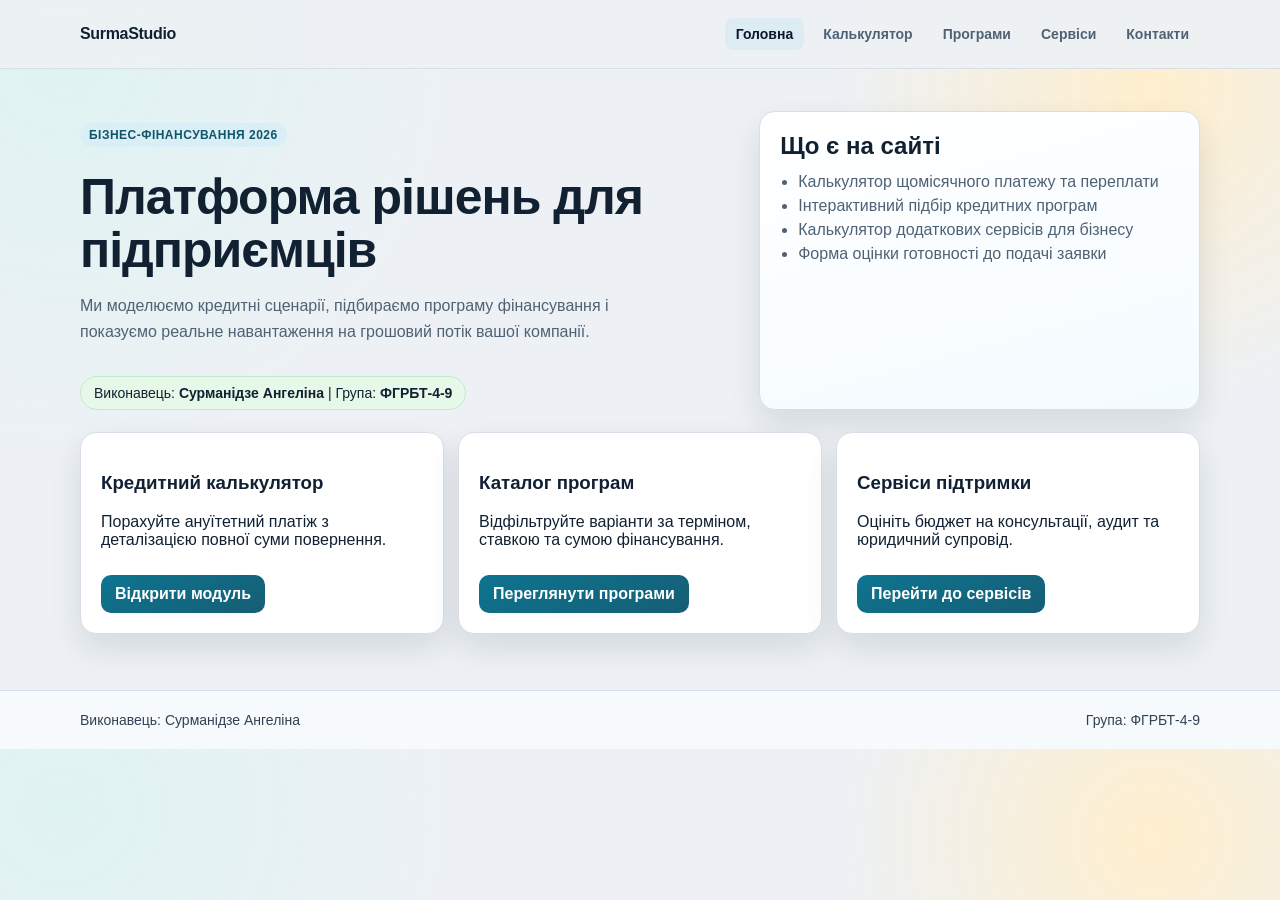
<file: index.html>
<!-- Сайт розроблено студентом Сурманідзе Ангеліна, група ФГРБТ-4-9 -->
<!doctype html>
<html lang="uk">
<head>
  <meta charset="UTF-8">
  <meta name="viewport" content="width=device-width, initial-scale=1.0">
  <title>SurmaStudio - Головна</title>
  <link rel="stylesheet" href="styles.css">
</head>
<body>
  <header class="site-header">
    <div class="container nav-wrap">
      <a class="logo" href="index.html">SurmaStudio</a>
      <nav class="nav">
        <a class="active" href="index.html">Головна</a>
        <a href="calculator.html">Калькулятор</a>
        <a href="programs.html">Програми</a>
        <a href="services.html">Сервіси</a>
        <a href="contacts.html">Контакти</a>
      </nav>
    </div>
  </header>

  <main>
    <section class="hero-block">
      <div class="container hero-grid">
        <div>
          <p class="badge">Бізнес-фінансування 2026</p>
          <h1>Платформа рішень для підприємців</h1>
          <p class="lead">Ми моделюємо кредитні сценарії, підбираємо програму фінансування і показуємо реальне навантаження на грошовий потік вашої компанії.</p>
          <div class="author-chip">Виконавець: <strong>Сурманідзе Ангеліна</strong> | Група: <strong>ФГРБТ-4-9</strong></div>
        </div>
        <div class="card light">
          <h2>Що є на сайті</h2>
          <ul class="ticks">
            <li>Калькулятор щомісячного платежу та переплати</li>
            <li>Інтерактивний підбір кредитних програм</li>
            <li>Калькулятор додаткових сервісів для бізнесу</li>
            <li>Форма оцінки готовності до подачі заявки</li>
          </ul>
        </div>
      </div>
    </section>

    <section class="container feature-grid">
      <article class="card">
        <h3>Кредитний калькулятор</h3>
        <p>Порахуйте ануїтетний платіж з деталізацією повної суми повернення.</p>
        <a class="button" href="calculator.html">Відкрити модуль</a>
      </article>
      <article class="card">
        <h3>Каталог програм</h3>
        <p>Відфільтруйте варіанти за терміном, ставкою та сумою фінансування.</p>
        <a class="button" href="programs.html">Переглянути програми</a>
      </article>
      <article class="card">
        <h3>Сервіси підтримки</h3>
        <p>Оцініть бюджет на консультації, аудит та юридичний супровід.</p>
        <a class="button" href="services.html">Перейти до сервісів</a>
      </article>
    </section>
  </main>

  <footer class="site-footer">
    <div class="container footer-inner">
      <span>Виконавець: Сурманідзе Ангеліна</span>
      <span>Група: ФГРБТ-4-9</span>
    </div>
  </footer>
</body>
</html>
</file>
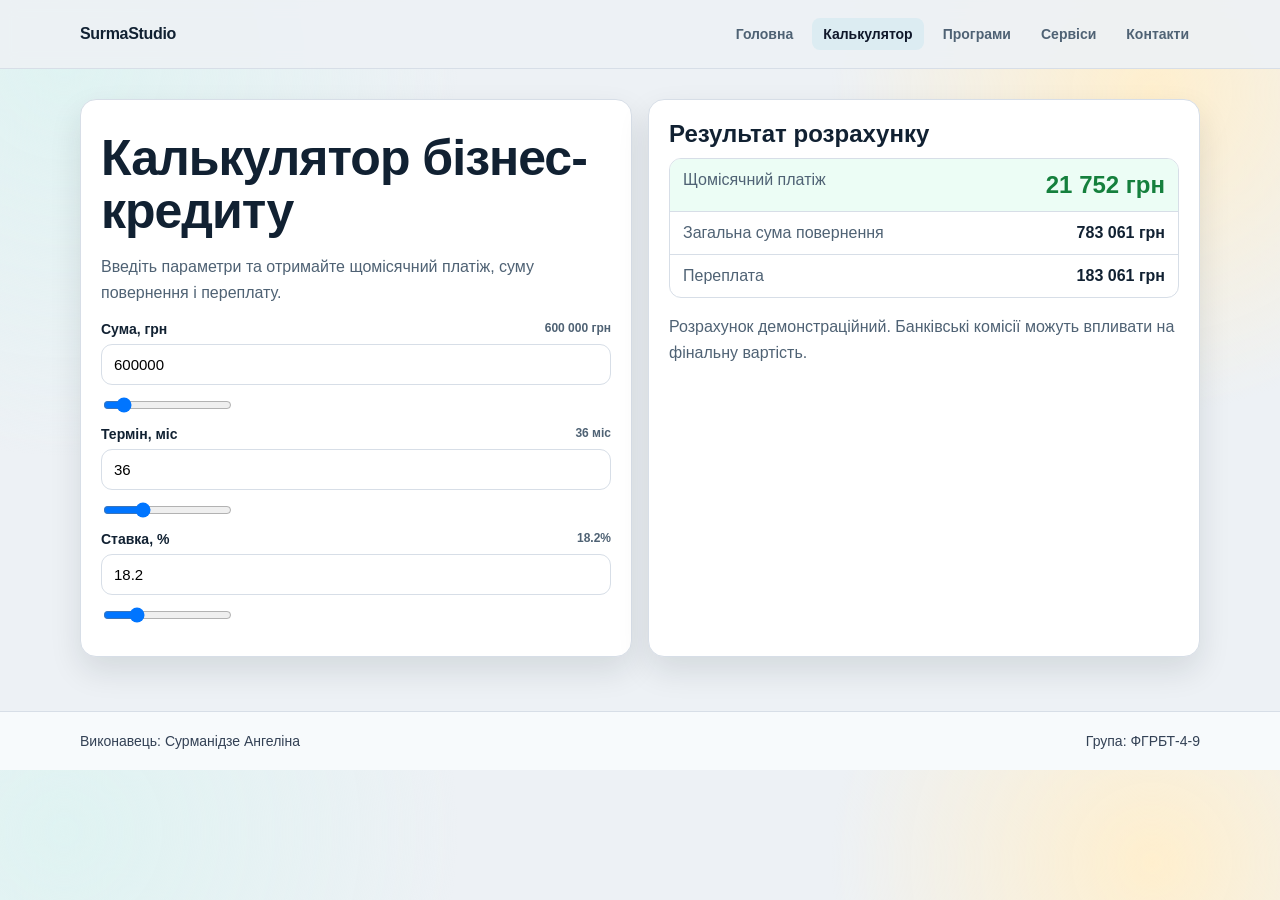
<file: calculator.html>
<!-- Сайт розроблено студентом Сурманідзе Ангеліна, група ФГРБТ-4-9 -->
<!doctype html>
<html lang="uk">
<head>
  <meta charset="UTF-8">
  <meta name="viewport" content="width=device-width, initial-scale=1.0">
  <title>SurmaStudio - Калькулятор</title>
  <link rel="stylesheet" href="styles.css">
</head>
<body>
  <header class="site-header">
    <div class="container nav-wrap">
      <a class="logo" href="index.html">SurmaStudio</a>
      <nav class="nav">
        <a href="index.html">Головна</a>
        <a class="active" href="calculator.html">Калькулятор</a>
        <a href="programs.html">Програми</a>
        <a href="services.html">Сервіси</a>
        <a href="contacts.html">Контакти</a>
      </nav>
    </div>
  </header>

  <main class="section">
    <div class="container two-col">
      <section class="card">
        <h1>Калькулятор бізнес-кредиту</h1>
        <p class="lead">Введіть параметри та отримайте щомісячний платіж, суму повернення і переплату.</p>
        <form id="creditForm" novalidate>
          <div class="row">
            <label for="amount">Сума, грн <span class="hint" id="amountHint"></span></label>
            <input class="field" id="amount" type="number" value="600000" min="10000" step="1000">
            <input id="amountRange" type="range" value="600000" min="10000" max="5000000" step="10000">
          </div>
          <div class="row">
            <label for="months">Термін, міс <span class="hint" id="monthsHint"></span></label>
            <input class="field" id="months" type="number" value="36" min="3" max="120">
            <input id="monthsRange" type="range" value="36" min="3" max="120">
          </div>
          <div class="row">
            <label for="rate">Ставка, % <span class="hint" id="rateHint"></span></label>
            <input class="field" id="rate" type="number" value="18.2" min="0.1" max="80" step="0.1">
            <input id="rateRange" type="range" value="18.2" min="0.1" max="80" step="0.1">
          </div>
        </form>
      </section>

      <aside class="card">
        <h2>Результат розрахунку</h2>
        <div class="result-list">
          <div class="result-item main">
            <span>Щомісячний платіж</span>
            <b id="monthlyPayment">0 грн</b>
          </div>
          <div class="result-item">
            <span>Загальна сума повернення</span>
            <b id="totalPayment">0 грн</b>
          </div>
          <div class="result-item">
            <span>Переплата</span>
            <b id="overpayment">0 грн</b>
          </div>
        </div>
        <p class="lead">Розрахунок демонстраційний. Банківські комісії можуть впливати на фінальну вартість.</p>
      </aside>
    </div>
  </main>

  <footer class="site-footer">
    <div class="container footer-inner">
      <span>Виконавець: Сурманідзе Ангеліна</span>
      <span>Група: ФГРБТ-4-9</span>
    </div>
  </footer>
  <script src="app.js"></script>
</body>
</html>
</file>
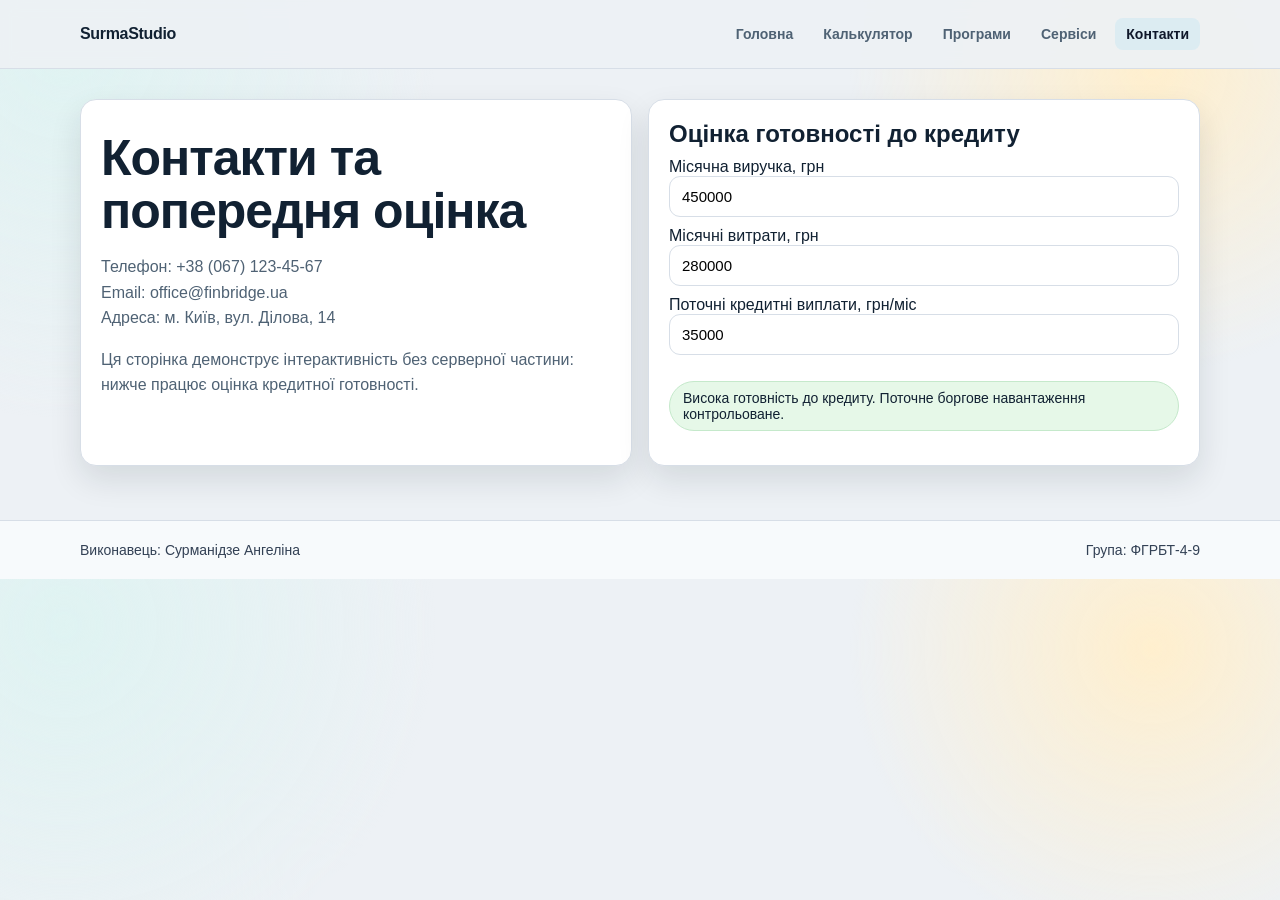
<file: contacts.html>
<!-- Сайт розроблено студентом Сурманідзе Ангеліна, група ФГРБТ-4-9 -->
<!doctype html>
<html lang="uk">
<head>
  <meta charset="UTF-8">
  <meta name="viewport" content="width=device-width, initial-scale=1.0">
  <title>SurmaStudio - Контакти</title>
  <link rel="stylesheet" href="styles.css">
</head>
<body>
  <header class="site-header">
    <div class="container nav-wrap">
      <a class="logo" href="index.html">SurmaStudio</a>
      <nav class="nav">
        <a href="index.html">Головна</a>
        <a href="calculator.html">Калькулятор</a>
        <a href="programs.html">Програми</a>
        <a href="services.html">Сервіси</a>
        <a class="active" href="contacts.html">Контакти</a>
      </nav>
    </div>
  </header>

  <main class="section">
    <div class="container two-col">
      <section class="card">
        <h1>Контакти та попередня оцінка</h1>
        <p class="lead">Телефон: +38 (067) 123-45-67<br>Email: office@finbridge.ua<br>Адреса: м. Київ, вул. Ділова, 14</p>
        <p class="lead">Ця сторінка демонструє інтерактивність без серверної частини: нижче працює оцінка кредитної готовності.</p>
      </section>

      <section class="card" id="readinessForm">
        <h2>Оцінка готовності до кредиту</h2>
        <label for="rev">Місячна виручка, грн</label>
        <input class="field" id="rev" type="number" value="450000" min="0" step="1000">
        <label for="exp">Місячні витрати, грн</label>
        <input class="field" id="exp" type="number" value="280000" min="0" step="1000">
        <label for="existLoan">Поточні кредитні виплати, грн/міс</label>
        <input class="field" id="existLoan" type="number" value="35000" min="0" step="500">
        <p class="author-chip" id="readinessResult"></p>
      </section>
    </div>
  </main>

  <footer class="site-footer">
    <div class="container footer-inner">
      <span>Виконавець: Сурманідзе Ангеліна</span>
      <span>Група: ФГРБТ-4-9</span>
    </div>
  </footer>
  <script src="app.js"></script>
</body>
</html>
</file>
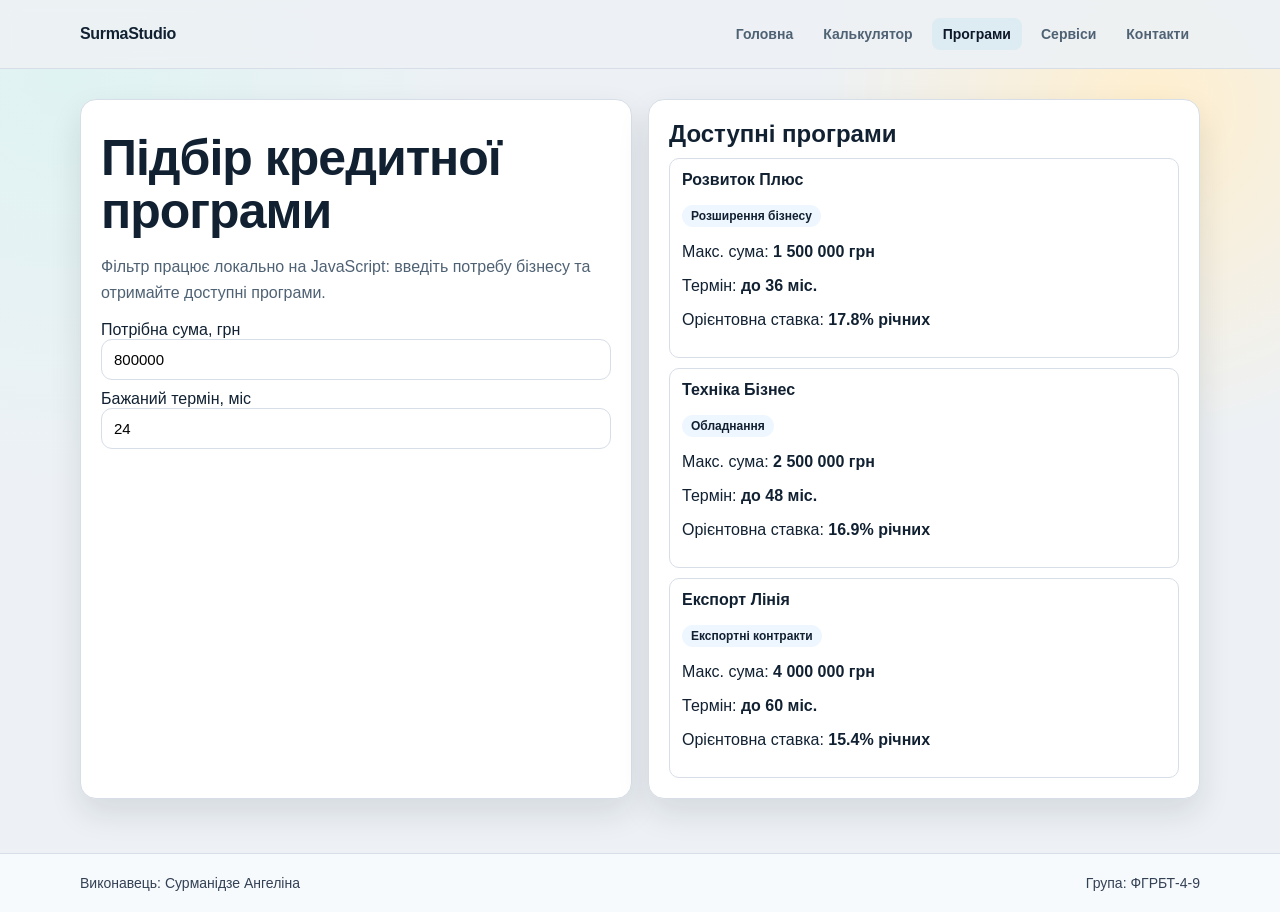
<file: programs.html>
<!-- Сайт розроблено студентом Сурманідзе Ангеліна, група ФГРБТ-4-9 -->
<!doctype html>
<html lang="uk">
<head>
  <meta charset="UTF-8">
  <meta name="viewport" content="width=device-width, initial-scale=1.0">
  <title>SurmaStudio - Кредитні програми</title>
  <link rel="stylesheet" href="styles.css">
</head>
<body>
  <header class="site-header">
    <div class="container nav-wrap">
      <a class="logo" href="index.html">SurmaStudio</a>
      <nav class="nav">
        <a href="index.html">Головна</a>
        <a href="calculator.html">Калькулятор</a>
        <a class="active" href="programs.html">Програми</a>
        <a href="services.html">Сервіси</a>
        <a href="contacts.html">Контакти</a>
      </nav>
    </div>
  </header>

  <main class="section" id="programsRoot">
    <div class="container two-col">
      <section class="card">
        <h1>Підбір кредитної програми</h1>
        <p class="lead">Фільтр працює локально на JavaScript: введіть потребу бізнесу та отримайте доступні програми.</p>
        <label for="amountNeed">Потрібна сума, грн</label>
        <input class="field" id="amountNeed" type="number" value="800000" min="100000" step="50000">
        <label for="termNeed">Бажаний термін, міс</label>
        <input class="field" id="termNeed" type="number" value="24" min="6" max="60">
      </section>

      <section class="card">
        <h2>Доступні програми</h2>
        <div id="programList" class="list"></div>
      </section>
    </div>
  </main>

  <footer class="site-footer">
    <div class="container footer-inner">
      <span>Виконавець: Сурманідзе Ангеліна</span>
      <span>Група: ФГРБТ-4-9</span>
    </div>
  </footer>
  <script src="app.js"></script>
</body>
</html>
</file>
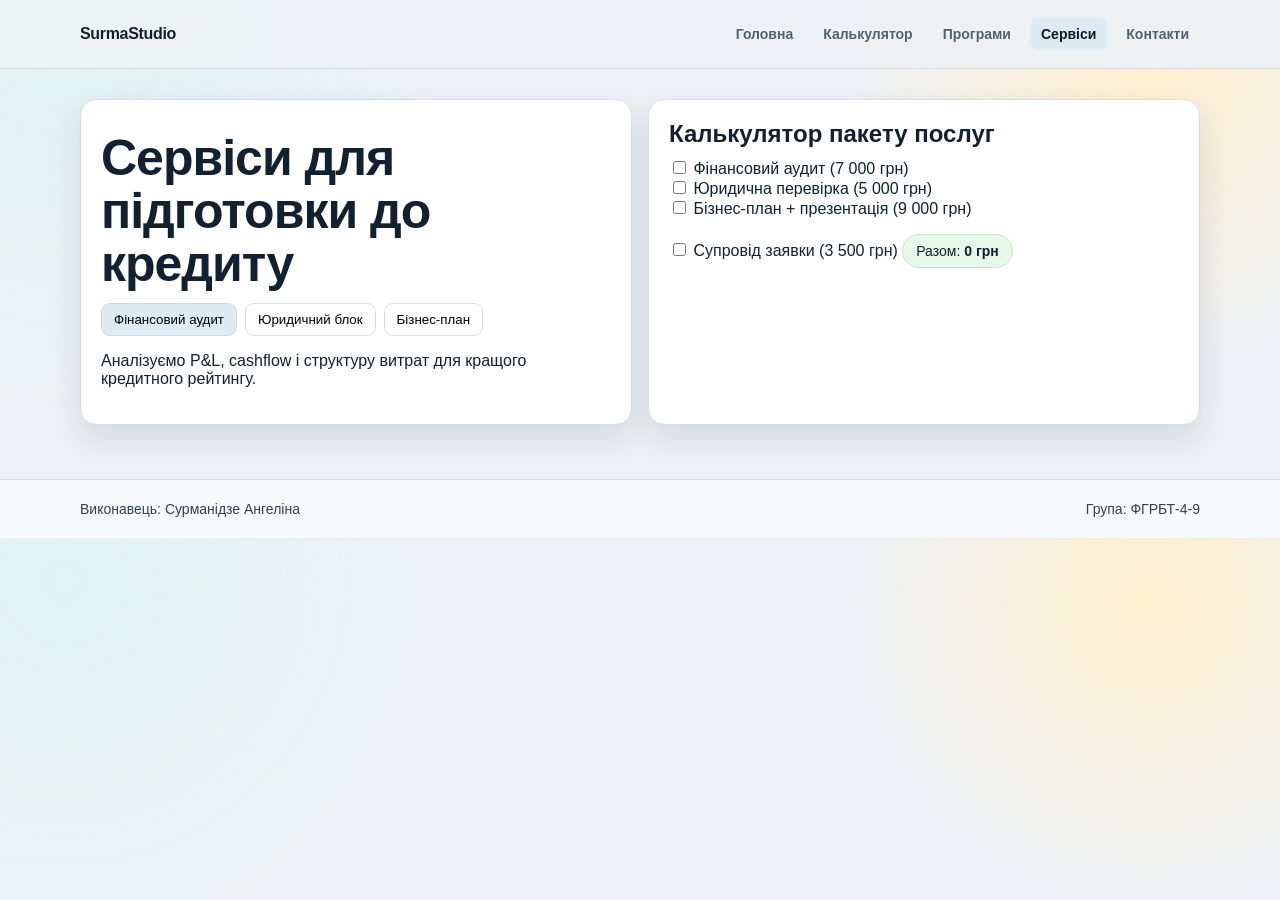
<file: services.html>
<!-- Сайт розроблено студентом Сурманідзе Ангеліна, група ФГРБТ-4-9 -->
<!doctype html>
<html lang="uk">
<head>
  <meta charset="UTF-8">
  <meta name="viewport" content="width=device-width, initial-scale=1.0">
  <title>SurmaStudio - Сервіси</title>
  <link rel="stylesheet" href="styles.css">
</head>
<body>
  <header class="site-header">
    <div class="container nav-wrap">
      <a class="logo" href="index.html">SurmaStudio</a>
      <nav class="nav">
        <a href="index.html">Головна</a>
        <a href="calculator.html">Калькулятор</a>
        <a href="programs.html">Програми</a>
        <a class="active" href="services.html">Сервіси</a>
        <a href="contacts.html">Контакти</a>
      </nav>
    </div>
  </header>

  <main class="section">
    <div class="container two-col">
      <section class="card" data-tabs>
        <h1>Сервіси для підготовки до кредиту</h1>
        <div class="tabs">
          <button class="tab-btn active" data-target="tab-1" type="button">Фінансовий аудит</button>
          <button class="tab-btn" data-target="tab-2" type="button">Юридичний блок</button>
          <button class="tab-btn" data-target="tab-3" type="button">Бізнес-план</button>
        </div>
        <article class="tab-pane active" id="tab-1">
          <p>Аналізуємо P&L, cashflow і структуру витрат для кращого кредитного рейтингу.</p>
        </article>
        <article class="tab-pane" id="tab-2">
          <p>Перевіряємо договори, контрагентів і ризики, що впливають на рішення банку.</p>
        </article>
        <article class="tab-pane" id="tab-3">
          <p>Готуємо фінансову модель і сценарії повернення кредиту для кредитного комітету.</p>
        </article>
      </section>

      <section class="card" id="serviceCalc">
        <h2>Калькулятор пакету послуг</h2>
        <label><input type="checkbox" value="7000"> Фінансовий аудит (7 000 грн)</label><br>
        <label><input type="checkbox" value="5000"> Юридична перевірка (5 000 грн)</label><br>
        <label><input type="checkbox" value="9000"> Бізнес-план + презентація (9 000 грн)</label><br>
        <label><input type="checkbox" value="3500"> Супровід заявки (3 500 грн)</label>
        <p class="author-chip">Разом: <strong id="serviceTotal">0 грн</strong></p>
      </section>
    </div>
  </main>

  <footer class="site-footer">
    <div class="container footer-inner">
      <span>Виконавець: Сурманідзе Ангеліна</span>
      <span>Група: ФГРБТ-4-9</span>
    </div>
  </footer>
  <script src="app.js"></script>
</body>
</html>
</file>
<file: styles.css>
* {
  box-sizing: border-box;
}

:root {
  --bg: #edf1f5;
  --panel: #ffffff;
  --ink: #112132;
  --muted: #4f6274;
  --line: #d7dee7;
  --brand: #0e7490;
  --brand-2: #155e75;
  --accent: #f59e0b;
  --ok: #15803d;
  --radius: 16px;
  --shadow: 0 14px 32px rgba(12, 25, 39, 0.11);
}

body {
  margin: 0;
  font-family: "Segoe UI", "Manrope", sans-serif;
  color: var(--ink);
  background:
    radial-gradient(circle at 5% 8%, #dff3f2 0%, transparent 28%),
    radial-gradient(circle at 90% 12%, #ffefce 0%, transparent 24%),
    var(--bg);
}

.container {
  width: min(1120px, 92vw);
  margin: 0 auto;
}

.site-header {
  position: sticky;
  top: 0;
  z-index: 20;
  background: rgba(237, 241, 245, 0.92);
  backdrop-filter: blur(8px);
  border-bottom: 1px solid var(--line);
}

.nav-wrap {
  min-height: 68px;
  display: flex;
  justify-content: space-between;
  align-items: center;
  gap: 16px;
}

.logo {
  color: var(--ink);
  font-weight: 800;
  letter-spacing: -0.02em;
  text-decoration: none;
}

.nav {
  display: flex;
  flex-wrap: wrap;
  gap: 8px;
}

.nav a {
  color: var(--muted);
  text-decoration: none;
  font-weight: 600;
  font-size: 14px;
  padding: 8px 11px;
  border-radius: 8px;
}

.nav a:hover,
.nav a.active {
  background: #dcecf2;
  color: #0f172a;
}

.hero-block {
  padding: 42px 0 22px;
}

.hero-grid {
  display: grid;
  grid-template-columns: 1.2fr 0.8fr;
  gap: 18px;
}

.badge {
  display: inline-block;
  padding: 5px 9px;
  border-radius: 999px;
  background: #d9eff5;
  color: #12546a;
  font-size: 12px;
  font-weight: 700;
  letter-spacing: 0.04em;
  text-transform: uppercase;
}

h1 {
  font-size: clamp(31px, 4vw, 50px);
  margin: 12px 0;
  line-height: 1.06;
  letter-spacing: -0.02em;
}

h2 {
  margin: 0 0 10px;
}

.lead {
  color: var(--muted);
  line-height: 1.6;
  max-width: 62ch;
}

.author-chip {
  margin-top: 16px;
  display: inline-block;
  background: #e6f8e8;
  border: 1px solid #c5e9cb;
  border-radius: 999px;
  padding: 8px 13px;
  font-size: 14px;
}

.feature-grid {
  padding-bottom: 32px;
  display: grid;
  grid-template-columns: repeat(3, 1fr);
  gap: 14px;
}

.card {
  background: var(--panel);
  border: 1px solid var(--line);
  border-radius: var(--radius);
  box-shadow: var(--shadow);
  padding: 20px;
}

.card.light {
  background: linear-gradient(165deg, #ffffff, #f4fbff);
}

.ticks {
  margin: 0;
  padding-left: 18px;
  color: var(--muted);
  line-height: 1.5;
}

.button {
  display: inline-block;
  border: 0;
  text-decoration: none;
  margin-top: 10px;
  color: #fff;
  background: linear-gradient(155deg, var(--brand), var(--brand-2));
  padding: 10px 14px;
  border-radius: 10px;
  font-weight: 700;
}

.button.secondary {
  background: #dcecf2;
  color: #0f2f3c;
}

.section {
  padding: 30px 0;
}

.two-col {
  display: grid;
  grid-template-columns: 1fr 1fr;
  gap: 16px;
}

.field {
  width: 100%;
  border: 1px solid var(--line);
  border-radius: 11px;
  font-size: 15px;
  padding: 11px 12px;
  margin-bottom: 10px;
}

.field:focus {
  outline: none;
  border-color: #0e7490;
  box-shadow: 0 0 0 4px rgba(14, 116, 144, 0.14);
}

.row {
  margin-bottom: 9px;
}

.row label {
  display: flex;
  justify-content: space-between;
  margin-bottom: 7px;
  font-weight: 700;
  font-size: 14px;
}

.hint {
  color: var(--muted);
  font-size: 12px;
}

.result-list {
  border: 1px solid var(--line);
  border-radius: 12px;
  overflow: hidden;
}

.result-item {
  display: flex;
  justify-content: space-between;
  gap: 8px;
  padding: 12px 13px;
  border-bottom: 1px solid var(--line);
}

.result-item:last-child {
  border-bottom: 0;
}

.result-item.main {
  background: #ecfdf5;
}

.result-item.main b {
  color: var(--ok);
  font-size: 24px;
}

.result-item span {
  color: var(--muted);
}

.list {
  display: grid;
  gap: 10px;
}

.program-item {
  border: 1px solid var(--line);
  border-radius: 10px;
  padding: 12px;
  background: #fff;
}

.program-item h4 {
  margin: 0 0 6px;
}

.pill {
  display: inline-block;
  padding: 4px 9px;
  border-radius: 999px;
  background: #eef6ff;
  font-size: 12px;
  font-weight: 600;
  margin-right: 6px;
}

.tabs {
  display: flex;
  gap: 8px;
  flex-wrap: wrap;
  margin-bottom: 12px;
}

.tab-btn {
  border: 1px solid var(--line);
  border-radius: 9px;
  background: #fff;
  padding: 8px 12px;
  cursor: pointer;
}

.tab-btn.active {
  background: #dcecf2;
  border-color: #c8dae2;
}

.tab-pane {
  display: none;
}

.tab-pane.active {
  display: block;
}

.site-footer {
  margin-top: 24px;
  border-top: 1px solid var(--line);
  background: #f7fafc;
}

.footer-inner {
  min-height: 58px;
  display: flex;
  justify-content: space-between;
  align-items: center;
  gap: 12px;
  color: #334155;
  font-size: 14px;
}

@media (max-width: 940px) {
  .hero-grid,
  .feature-grid,
  .two-col {
    grid-template-columns: 1fr;
  }
}
</file>
